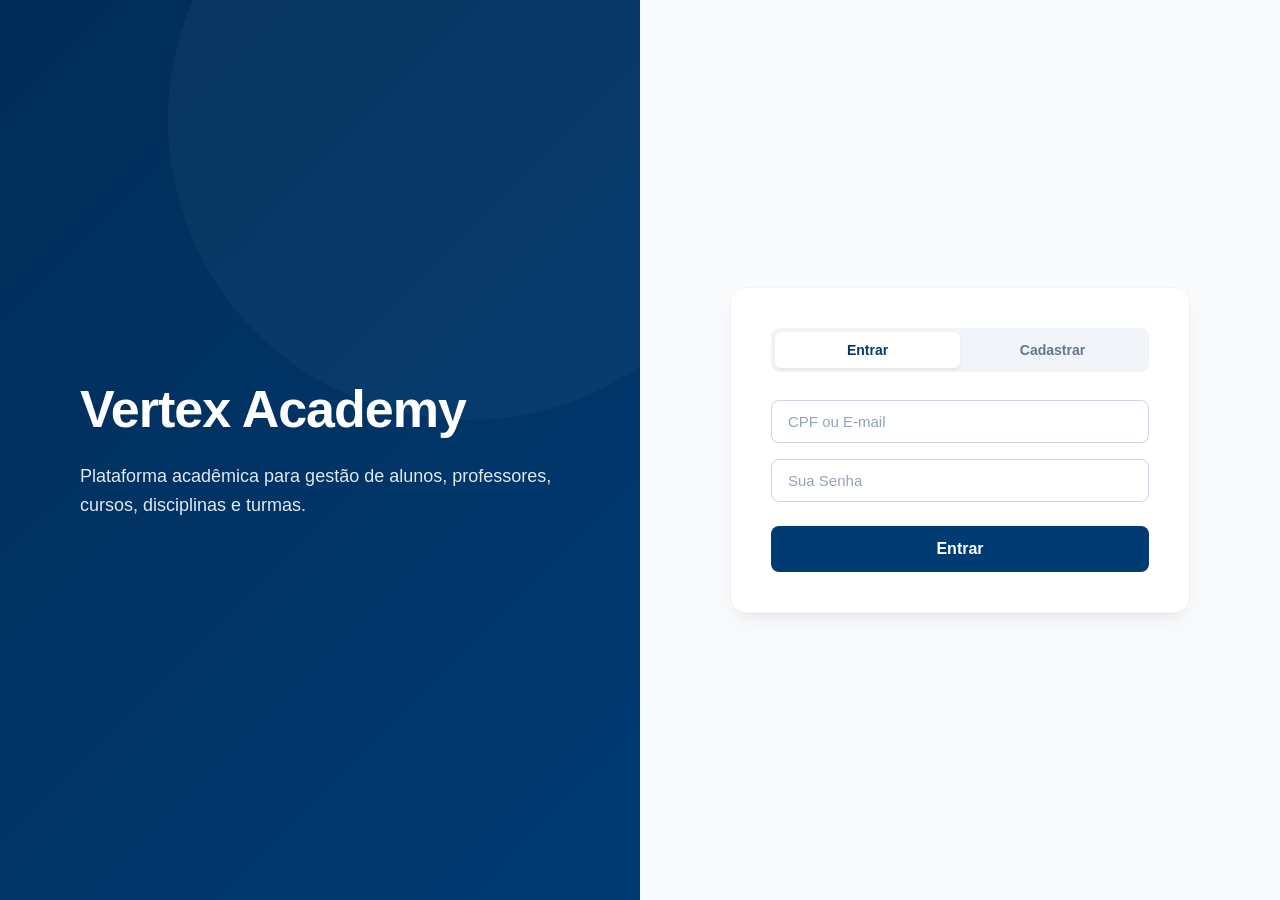
<file: index.html>
<!DOCTYPE html>
<html lang="pt-br">
<head>
    <meta charset="UTF-8">
    <title>Carregando...</title>
</head>
<body>
    <script type="module">
        import { obterToken } from "./frontend/services/token.storage.js";

        const token = obterToken(); 

        if (token) {
            window.location.href = "frontend/pages/dashboard.html";
        } else {
            window.location.href = "frontend/pages/auth.html";
        }
    </script>
</body>
</html>
</file>
<file: frontend/styles/auth.css>
* {
    margin: 0;
    padding: 0;
    box-sizing: border-box;
}

body {
    font-family: -apple-system, BlinkMacSystemFont, "Segoe UI", Roboto, Helvetica, Arial, sans-serif;
    background: #f8fafc;
    color: #1e293b;
    -webkit-font-smoothing: antialiased;
}

.container {
    display: flex;
    height: 100vh;
}

.left-side {
    width: 50%;
    background: linear-gradient(135deg, #002d58 0%, #003B73 100%);
    color: white;
    display: flex;
    flex-direction: column;
    justify-content: center;
    padding: 80px;
    position: relative;
    overflow: hidden;
}

.left-side::before {
    content: "";
    position: absolute;
    top: -20%;
    right: -20%;
    width: 600px;
    height: 600px;
    background: rgba(255, 255, 255, 0.03);
    border-radius: 50%;
    pointer-events: none;
}

.left-side h1 {
    font-size: 52px;
    font-weight: 800;
    letter-spacing: -1px;
    margin-bottom: 24px;
    line-height: 1.1;
}

.left-side p {
    font-size: 18px;
    line-height: 1.6;
    color: #e2e8f0;
    max-width: 480px;
}

.right-side {
    width: 50%;
    display: flex;
    justify-content: center;
    align-items: center;
    background: #f8fafc;
}

.card {
    width: 100%;
    max-width: 460px;
    background: white;
    border-radius: 16px;
    padding: 40px;
    box-shadow: 0 10px 25px -5px rgba(0, 0, 0, 0.05), 0 8px 10px -6px rgba(0, 0, 0, 0.05);
    border: 1px solid #f1f5f9;
}

.tabs {
    display: flex;
    background: #f1f5f9;
    padding: 4px;
    border-radius: 8px;
    margin-bottom: 28px;
}

.tabs button {
    flex: 1;
    padding: 10px 20px;
    border: none;
    cursor: pointer;
    background: transparent;
    font-weight: 600;
    font-size: 14px;
    color: #64748b;
    border-radius: 6px;
    transition: all 0.2s ease;
}

.tabs button:hover {
    color: #003B73;
}

.tabs .active {
    background: white;
    color: #003B73;
    box-shadow: 0 2px 4px rgba(0, 0, 0, 0.06);
}

form {
    display: flex;
    flex-direction: column;
    gap: 16px;
}

input {
    padding: 12px 16px;
    border: 1px solid #cbd5e1;
    border-radius: 8px;
    font-size: 15px;
    color: #334155;
    background-color: #fff;
    transition: all 0.2s ease;
    outline: none;
}

input:focus {
    border-color: #003B73;
    box-shadow: 0 0 0 3px rgba(0, 59, 115, 0.15);
}

input::placeholder {
    color: #94a3b8;
}

input[type="date"] {
    color: #334155;
}

.submit-btn {
    background: #003B73;
    color: white;
    border: none;
    padding: 14px;
    border-radius: 8px;
    font-size: 16px;
    font-weight: 600;
    cursor: pointer;
    transition: background 0.2s ease, transform 0.1s ease;
    margin-top: 8px;
}

.submit-btn:hover {
    background: #002d58;
}

.submit-btn:active {
    transform: scale(0.98);
}

.hidden {
    display: none;
}


#mensagem {
    margin-bottom: 20px;
    font-weight: 500;
    color: #ef4444; 
    font-size: 14px;
    text-align: center;
}
.password-container{

    position: relative;

    display:flex;

    align-items:center;

}


.password-container input{

    width:100%;

    padding-right:45px;

}


.mostrarSenha{

    position:absolute;

    right:12px;

    border:none;

    background:none;

    cursor:pointer;

    font-size:18px;

}
</file>
<file: frontend/styles/dashboard.css>
* {
    margin: 0;
    padding: 0;
    box-sizing: border-box;
}

body {
    font-family: -apple-system, BlinkMacSystemFont, "Segoe UI", Roboto, Helvetica, Arial, sans-serif;
    background: #f8fafc;
    color: #1e293b;
    -webkit-font-smoothing: antialiased;
}

header {
    height: 70px;
    background: #003B73;
    color: white;
    display: flex;
    justify-content: space-between;
    align-items: center;
    padding: 0 32px;
    box-shadow: 0 4px 6px -1px rgba(0, 0, 0, 0.05);
    position: relative;
    z-index: 10;
}

.logo {
    font-size: 22px;
    font-weight: 800;
    letter-spacing: -0.5px;
}

.perfil {
    display: flex;
    gap: 12px;
    align-items: center;
}

.avatar {
    width: 42px;
    height: 42px;
    border-radius: 50%;
    background: rgba(255, 255, 255, 0.15);
    color: white;
    display: flex;
    justify-content: center;
    align-items: center;
    font-size: 20px;
    border: 1px solid rgba(255, 255, 255, 0.2);
}

.dados-usuario {
    font-size: 13px;
    line-height: 1.4;
    color: #e2e8f0;
}

.dados-usuario p:first-child {
    font-weight: 600;
    color: white;
    font-size: 14px;
}

.dados-usuario span {
    font-weight: 500;
    color: #94a3b8;
}

.container {
    display: flex;
    height: calc(100vh - 70px);
}

aside {
    width: 260px;
    background: white;
    padding: 24px 16px;
    display: flex;
    flex-direction: column;
    gap: 8px;
    border-right: 1px solid #e2e8f0;
}

aside button {
    padding: 12px 16px;
    border: none;
    cursor: pointer;
    background: transparent;
    color: #475569;
    font-size: 14px;
    font-weight: 600;
    border-radius: 8px;
    text-align: left;
    transition: all 0.2s ease;
    display: flex;
    align-items: center;
}

aside button:hover {
    background: #f1f5f9;
    color: #003B73;
}

aside button#btnCursos {
    background: #e0f2fe;
    color: #0369a1;
}

main {
    flex: 1;
    padding: 40px;
    overflow-y: auto;
}

#conteudoPrincipal h2 {
    font-size: 24px;
    font-weight: 700;
    color: #0f172a;
    margin-bottom: 24px;
}

#listaCursos {
    display: grid;
    grid-template-columns: repeat(auto-fill, minmax(280px, 1fr));
    gap: 24px;
    margin-top: 20px;
}

.curso-card {
    background: white;
    padding: 24px;
    border-radius: 12px;
    border: 1px solid #e2e8f0;
    box-shadow: 0 1px 3px rgba(0,0,0,0.02);
    transition: transform 0.2s ease, box-shadow 0.2s ease;
    display: flex;
    flex-direction: column;
    justify-content: space-between;
}

.curso-card:hover {
    transform: translateY(-2px);
    box-shadow: 0 10px 15px -3px rgba(0, 0, 0, 0.05);
}

.curso-card h3 {
    font-size: 18px;
    color: #1e293b;
    margin-bottom: 8px;
}

.curso-card p {
    font-size: 14px;
    color: #64748b;
    line-height: 1.5;
}

.curso-card button {
    margin-top: 16px;
    padding: 10px 16px;
    background: #003B73;
    color: white;
    border: none;
    border-radius: 6px;
    font-weight: 600;
    font-size: 14px;
    cursor: pointer;
    transition: background 0.2s;
}

.curso-card button:hover {
    background: #002d58;
}

.top-actions {
    display: flex;
    justify-content: flex-end;
    margin-bottom: 20px;
}

#btnInscricao {
    background-color: #4a6cf7;
    color: white;
    border: none;
    padding: 10px 20px;
    border-radius: 8px;
    font-weight: 600;
    cursor: pointer;
    transition: opacity 0.2s;
}

#btnInscricao:hover {
    opacity: 0.9;
}

.paginacao {
    margin-top: 40px;
    display: flex;
    justify-content: center;
    align-items: center;
    gap: 16px;
}

.paginacao button {
    background: white;
    border: 1px solid #cbd5e1;
    color: #475569;
    width: 40px;
    height: 40px;
    border-radius: 8px;
    cursor: pointer;
    display: flex;
    justify-content: center;
    align-items: center;
    font-weight: bold;
    transition: all 0.2s;
}

.paginacao button:hover:not(:disabled) {
    background: #f1f5f9;
    border-color: #94a3b8;
    color: #0f172a;
}

#paginaAtual {
    font-size: 14px;
    font-weight: 600;
    color: #475569;
}

#searchCurso {
    padding: 10px 16px;
    border: 1px solid #cbd5e1;
    border-radius: 8px;
    font-size: 14px;
    outline: none;
    width: 220px;
    transition: all 0.2s;
}

#searchCurso:focus {
    border-color: #003B73;
    box-shadow: 0 0 0 3px rgba(0, 59, 115, 0.1);
}

.whatsapp {
    position: fixed;
    right: 24px;
    bottom: 24px;
    background: #25D366;
    color: white;
    padding: 12px 24px;
    border-radius: 50px;
    text-decoration: none;
    font-weight: 600;
    font-size: 14px;
    box-shadow: 0 4px 14px rgba(37, 211, 102, 0.4);
    transition: transform 0.2s ease, box-shadow 0.2s ease;
    display: flex;
    align-items: center;
    gap: 8px;
}

.whatsapp:hover {
    transform: translateY(-2px);
    box-shadow: 0 6px 20px rgba(37, 211, 102, 0.6);
}

.hidden {
    display: none !important;
}

button:disabled {
    opacity: 0.4;
    cursor: not-allowed;
}
</file>
